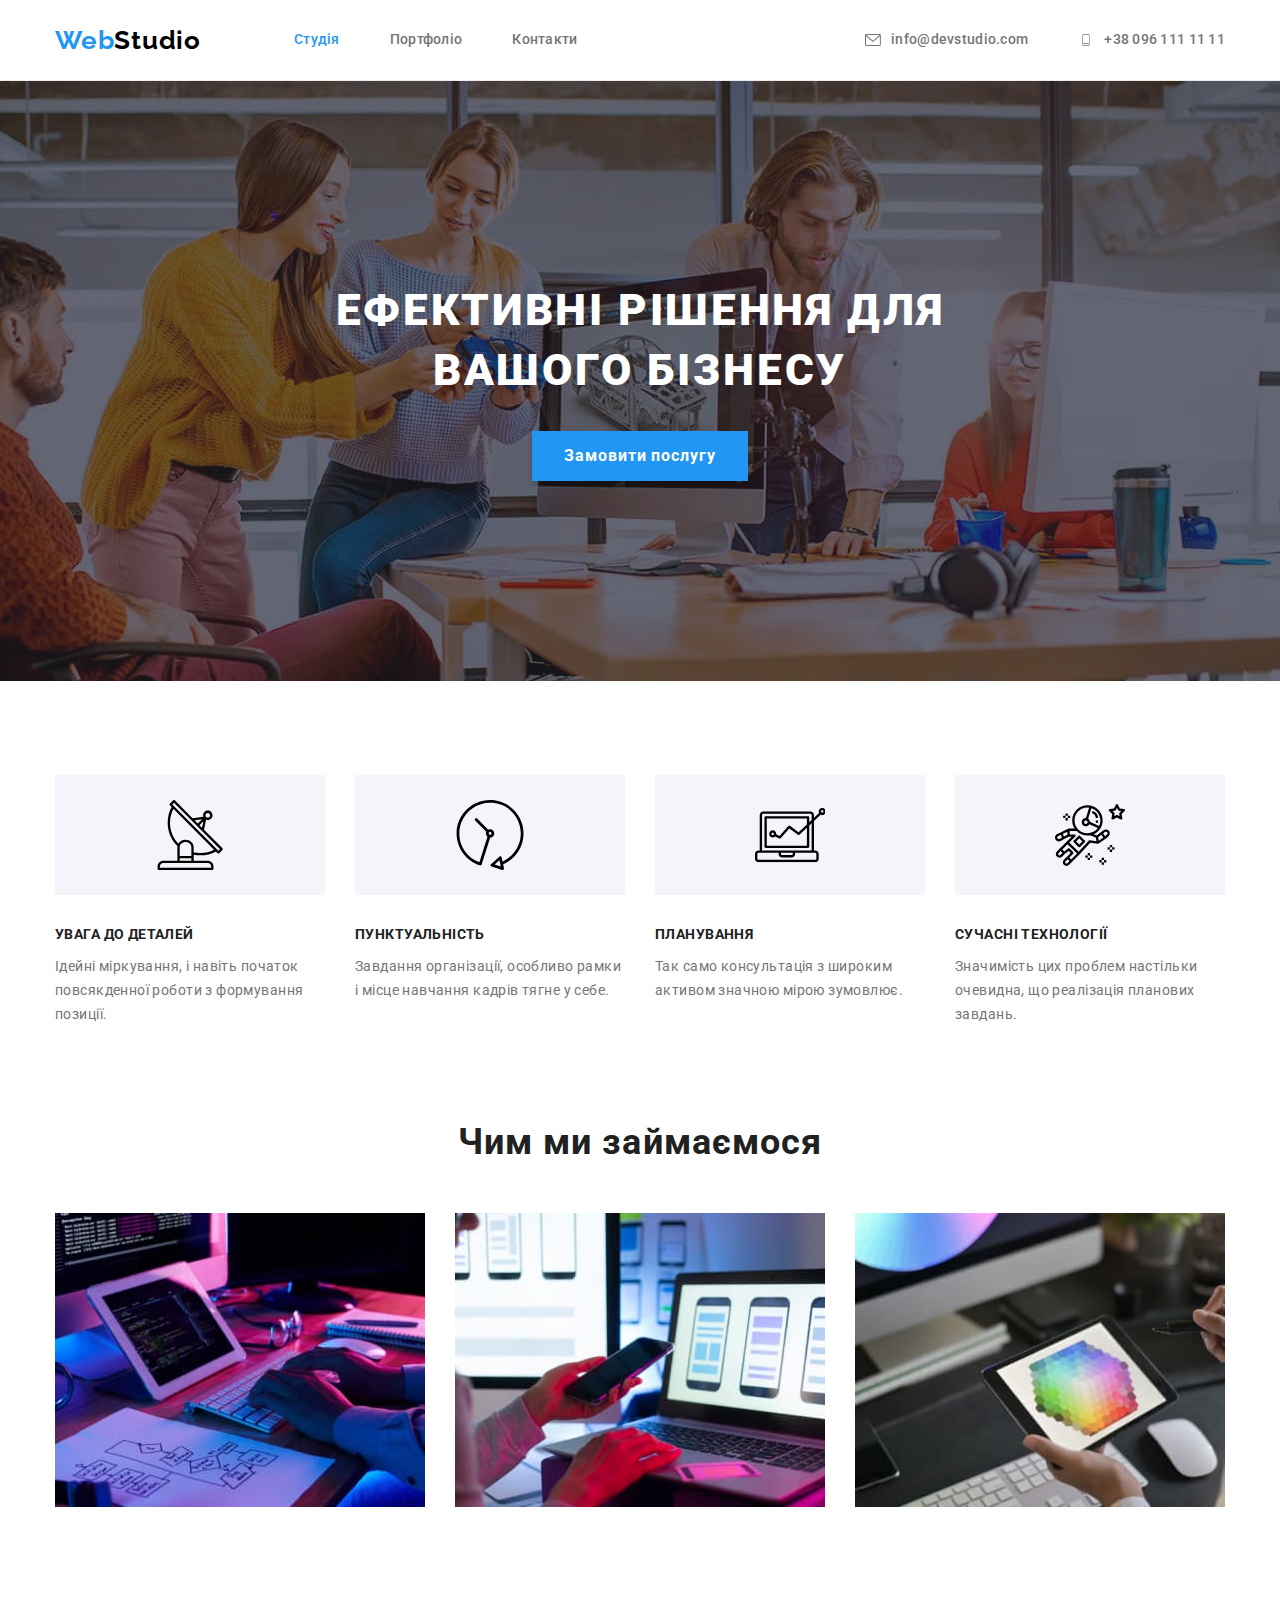
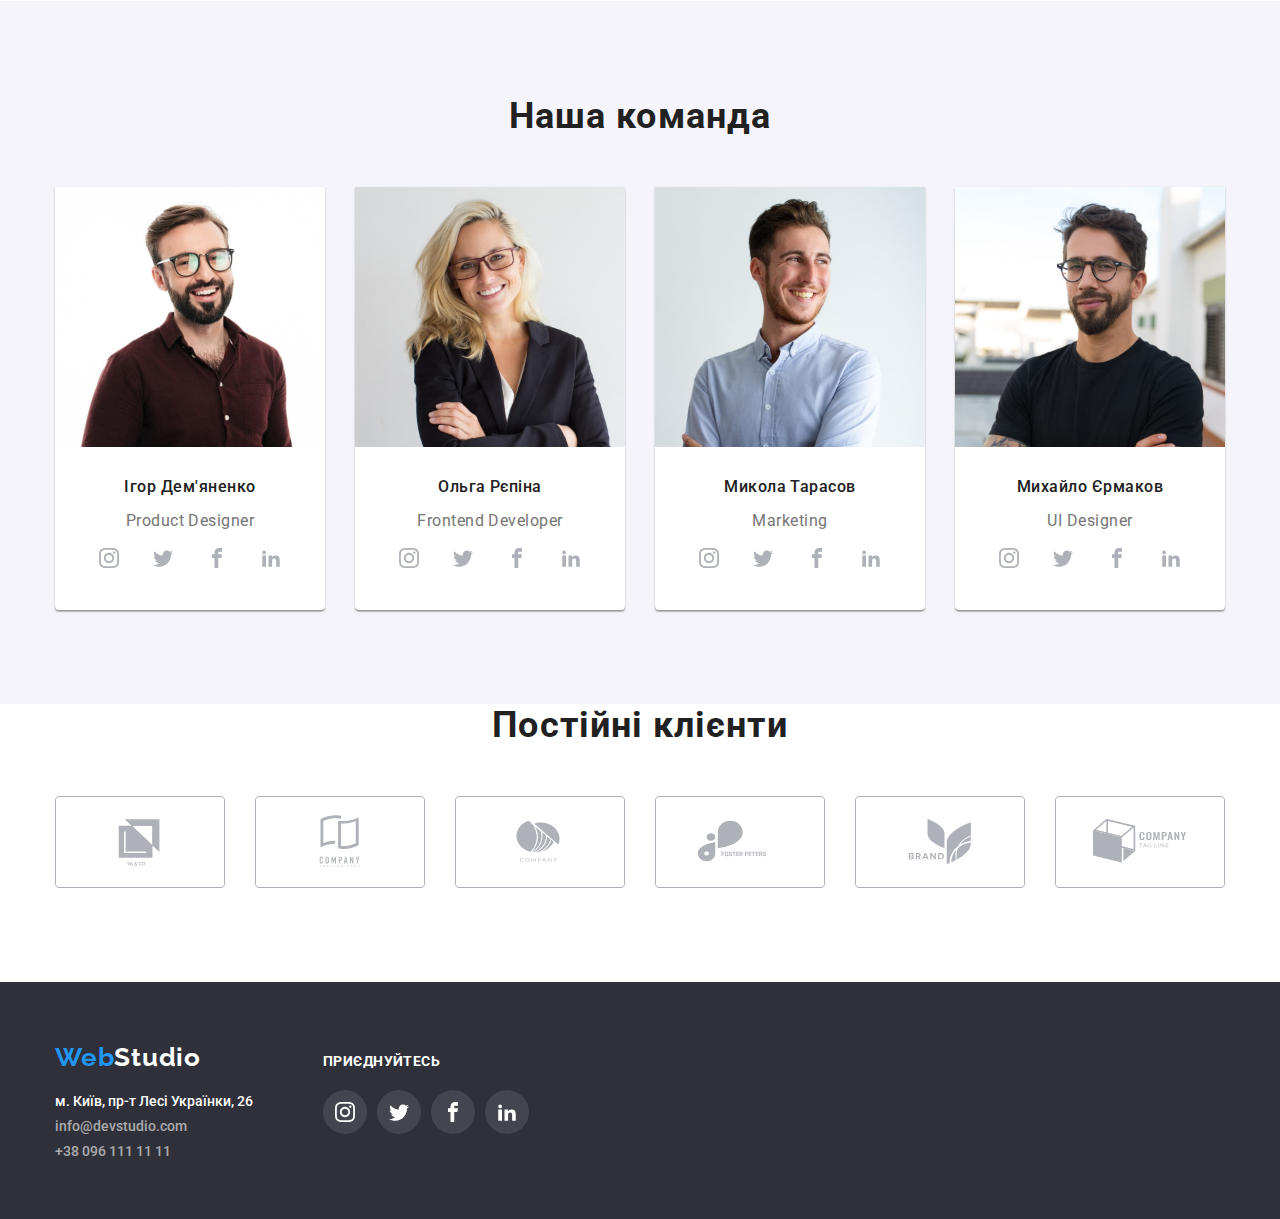
<file: index.html>
<!DOCTYPE html>
<html lang="uk">
<head>
    <meta charset="UTF-8">
    <meta http-equiv="X-UA-Compatible" content="IE=edge">
    <meta name="viewport" content="width=device-width, initial-scale=1.0">
    <title>WebStudio</title>
    <link href="https://fonts.googleapis.com/css2?family=Raleway:wght@700&family=Roboto:wght@400;500;700;900&display=swap" rel="stylesheet">
    <link rel="stylesheet" href="https://cdnjs.cloudflare.com/ajax/libs/modern-normalize/1.1.0/modern-normalize.min.css">
    <link rel="stylesheet" href="./css/styles.css">
</head>
<body>
    <!-- ========== HEADER ========== -->
    <header class="header-container">
        <div class="container container-header">
            <nav class="main-nav">
                <a lang="en" href="./index.html" class="webstudio"><span class="web-color">Web</span>Studio</a>
                <ul class="site-nav list">
                    <li class="item"><a href="./index.html" class="link current">Студія</a></li>
                    <li class="item"><a href="./portfolio.html" class="link">Портфоліо</a></li>
                    <li class="item"><a href="" class="link">Контакти</a></li>
                </ul>
            </nav>
            <ul class="auth-nav list">
                <li class="item"><a href="mailto:info@devstudio.com" class="link main-nav header-icon">
                        <svg viewBox="0 0 43 32" width="16" height="12" class="header--icon">
                            <use href="./images/icons.svg#icon-envelope"></use>
                        </svg>
                        info@devstudio.com</a></li>
                <li class="item"><a href="tel:+380961111111" class="link main-nav header-icon">
                        <svg viewBox="0 0 20 32" width="16" height="12" class="header--icon">
                            <use href="./images/icons.svg#icon-phone"></use>
                        </svg>
                        +38 096 111 11 11</a></li>
            </ul>
        </div>
    </header>
    <main>
        <!-- ========== Hero Section ========== -->
        <section class="hero centered overlay">
            <h1 class="hero-text">Ефективні рішення для вашого бізнесу</h1>
            <button type="button" class="hero-button">Замовити послугу</button>
        </section>
        <!-- ========== Section Activity ========== -->
        <section class="section no-padding">
            <div class="container">
            <ul class="list activity">
                <li class="activity-item">
                    <div>
                        <svg viewBox="0 0 30 32" width="70" height="70" class="icon-activity">
                            <use href="./images/icons.svg#icon-activity-1"></use>
                        </svg>
                    <h3 class="activity-title">Увага до деталей</h3>
                    <p class="activity-text">Ідейні міркування, і навіть початок повсякденної роботи з формування позиції.</p>
                    </div>
                </li>
                <li class="activity-item">
                    <div>
                        <svg viewBox="0 0 31 32" width="70" height="70" class="icon-activity">
                            <use href="./images/icons.svg#icon-activity-2"></use>
                        </svg>
                    <h3 class="activity-title">Пунктуальність</h3>
                    <p class="activity-text">Завдання організації, особливо рамки і місце навчання кадрів тягне у себе.</p>
                    </div>
                </li>
                <li class="activity-item">
                    <div>
                        <svg viewBox="0 0 41 32" width="70" height="70" class="icon-activity">
                            <use href="./images/icons.svg#icon-activity-3"></use>
                        </svg>
                    <h3 class="activity-title">Планування</h3>
                    <p class="activity-text">Так само консультація з широким активом значною мірою зумовлює.</p>
                    </div>
                </li>
                <li class="activity-item">
                    <div>
                        <svg viewBox="0 0 32 32" width="70" height="70" class="icon-activity">
                            <use href="./images/icons.svg#icon-astronaut-1"></use>
                        </svg>
                    <h3 class="activity-title">Сучасні технології</h3>
                    <p class="activity-text">Значимість цих проблем настільки очевидна, що реалізація планових завдань.</p>
                    </div>
                </li>
            </ul>
            </div>
        </section>
        <!-- ========== Section What are we doing? ========== -->
        <section class="section-activity">
            <div class="container">
            <h2 class="team-case centered">Чим ми займаємося</h2>
            <ul class="list activity">
                <li class="team-case-item"><img src="./images/img1.jpg" alt="Програмуємо" width="370"></li>
                <li class="team-case-item"><img src="./images/img2.jpg" alt="Адаптивна мобільна верстка" width="370"></li>
                <li class="team-case-item"><img src="./images/img3.jpg" alt="Адаптивна верстка на планшеті" width="370"></li>
            </ul>
            </div>
        </section>
        <!-- ========== Section Our Team ========== -->
        <section class="section team-bg">
            <div class="container">
            <h2 class="team-case centered">Наша команда</h2>
            <ul class="list activity">
                <li class="bg-team">
                    <img src="./images/img-team1.jpg" alt="Ігор Дем'яненко" width="270">
                    <div class="team-p">
                    <h3 class="team">Ігор Дем'яненко</h3>
                    <p lang="en" class="text">Product Designer</p>
                    <ul class="list icon-container">
                        <li class="icon-list">
                            <a href="https://www.instagram.com/" target="_blank" rel="noreferrer noopener" class="icon-social-list">
                            <svg viewBox="0 0 32 32" width="20" height="20" class="icon-social">
                                <use href="./images/icons.svg#icon-instagram"></use>
                            </svg>
                            </a>
                        </li>
                        <li class="icon-list">
                            <a href="https://twitter.com/" target="_blank" rel="noreferrer noopener" class="icon-social-list">
                                <svg viewBox="0 0 32 32" width="20" height="20" class="icon-social">
                                    <use href="./images/icons.svg#icon-twitter"></use>
                                </svg>
                            </a>
                        </li>
                        <li class="icon-list">
                            <a href="https://facebook.com/" target="_blank" rel="noreferrer noopener" class="icon-social-list">
                                <svg viewBox="0 0 32 32" width="20" height="20" class="icon-social">
                                    <use href="./images/icons.svg#icon-facebook"></use>
                                </svg>
                            </a>
                        </li>
                        <li class="icon-list">
                            <a href="https://www.linkedin.com/" target="_blank" rel="noreferrer noopener" class="icon-social-list">
                                <svg viewBox="0 0 32 32" width="20" height="20" class="icon-social">
                                    <use href="./images/icons.svg#icon-linkedin"></use>
                                </svg>
                            </a>
                        </li>
                    </ul>
                    </div>
                </li>
                <li class="bg-team">
                    <img src="./images/img-team2.jpg" alt="Ольга Рєпіна" width="270">
                    <div class="team-p">
                    <h3 class="team">Ольга Рєпіна</h3>
                    <p lang="en" class="text">Frontend Developer</p>
                    <ul class="list icon-container">
                        <li class="icon-list">
                            <a href="https://www.instagram.com/" target="_blank" rel="noreferrer noopener" class="icon-social-list">
                                <svg viewBox="0 0 32 32" width="20" height="20" class="icon-social">
                                    <use href="./images/icons.svg#icon-instagram"></use>
                                </svg>
                            </a>
                        </li>
                        <li class="icon-list">
                            <a href="https://twitter.com/" target="_blank" rel="noreferrer noopener" class="icon-social-list">
                                <svg viewBox="0 0 32 32" width="20" height="20" class="icon-social">
                                    <use href="./images/icons.svg#icon-twitter"></use>
                                </svg>
                            </a>
                        </li>
                        <li class="icon-list">
                            <a href="https://facebook.com/" target="_blank" rel="noreferrer noopener" class="icon-social-list">
                                <svg viewBox="0 0 32 32" width="20" height="20" class="icon-social">
                                    <use href="./images/icons.svg#icon-facebook"></use>
                                </svg>
                            </a>
                        </li>
                        <li class="icon-list">
                            <a href="https://www.linkedin.com/" target="_blank" rel="noreferrer noopener" class="icon-social-list">
                                <svg viewBox="0 0 32 32" width="20" height="20" class="icon-social">
                                    <use href="./images/icons.svg#icon-linkedin"></use>
                                </svg>
                            </a>
                        </li>
                    </ul>
                    </div>
                </li>
                <li class="bg-team">
                    <img src="./images/img-team3.jpg" alt="Микола Тарасов" width="270">
                    <div class="team-p">
                    <h3 class="team">Микола Тарасов</h3>
                    <p lang="en" class="text">Marketing</p>
                    <ul class="list icon-container">
                        <li class="icon-list">
                            <a href="https://www.instagram.com/" target="_blank" rel="noreferrer noopener" class="icon-social-list">
                                <svg viewBox="0 0 32 32" width="20" height="20" class="icon-social">
                                    <use href="./images/icons.svg#icon-instagram"></use>
                                </svg>
                            </a>
                        </li>
                        <li class="icon-list">
                            <a href="https://twitter.com/" target="_blank" rel="noreferrer noopener" class="icon-social-list">
                                <svg viewBox="0 0 32 32" width="20" height="20" class="icon-social">
                                    <use href="./images/icons.svg#icon-twitter"></use>
                                </svg>
                            </a>
                        </li>
                        <li class="icon-list">
                            <a href="https://facebook.com/" target="_blank" rel="noreferrer noopener" class="icon-social-list">
                                <svg viewBox="0 0 32 32" width="20" height="20" class="icon-social">
                                    <use href="./images/icons.svg#icon-facebook"></use>
                                </svg>
                            </a>
                        </li>
                        <li class="icon-list">
                            <a href="https://www.linkedin.com/" target="_blank" rel="noreferrer noopener" class="icon-social-list">
                                <svg viewBox="0 0 32 32" width="20" height="20" class="icon-social">
                                    <use href="./images/icons.svg#icon-linkedin"></use>
                                </svg>
                            </a>
                        </li>
                    </ul>
                    </div>
                </li>
                <li class="bg-team activity-title-nomarginr">
                    <img src="./images/img-team4.jpg" alt="Михайло Єрмаков" width="270">
                    <div class="team-p">
                    <h3 class="team">Михайло Єрмаков</h3>
                    <p lang="en" class="text">UI Designer</p>
                    <ul class="list icon-container">
                        <li class="icon-list">
                            <a href="https://www.instagram.com/" target="_blank" rel="noreferrer noopener" class="icon-social-list">
                                <svg viewBox="0 0 32 32" width="20" height="20" class="icon-social">
                                    <use href="./images/icons.svg#icon-instagram"></use>
                                </svg>
                            </a>
                        </li>
                        <li class="icon-list">
                            <a href="https://twitter.com/" target="_blank" rel="noreferrer noopener" class="icon-social-list">
                                <svg viewBox="0 0 32 32" width="20" height="20" class="icon-social">
                                    <use href="./images/icons.svg#icon-twitter"></use>
                                </svg>
                            </a>
                        </li>
                        <li class="icon-list">
                            <a href="https://facebook.com/" target="_blank" rel="noreferrer noopener" class="icon-social-list">
                                <svg viewBox="0 0 32 32" width="20" height="20" class="icon-social">
                                    <use href="./images/icons.svg#icon-facebook"></use>
                                </svg>
                            </a>
                        </li>
                        <li class="icon-list">
                            <a href="https://www.linkedin.com/" target="_blank" rel="noreferrer noopener" class="icon-social-list">
                                <svg viewBox="0 0 32 32" width="20" height="20" class="icon-social">
                                    <use href="./images/icons.svg#icon-linkedin"></use>
                                </svg>
                            </a>
                        </li>
                    </ul>
                    </div>
                </li>
            </ul>
            </div>
        </section>
        <!-- ========== Section Regular customers ========== -->
        <section class="section-activity">
            <div class="container">
                <h2 class="team-case centered">Постійні клієнти</h2>
                <ul class="list activity">
                    <li class="icon-customers icon-list">
                        <a href="./index.html" target="_blank" rel="noreferrer noopener" class="icon-customers-a">
                        <svg viewBox="0 0 57 32" width="106" height="60" class="icon-social">
                                <use href="./images/icons.svg#icon-logo-1"></use>
                        </svg>
                        </a>
                    </li>
                    <li class="icon-customers icon-list">
                        <a href="./index.html" target="_blank" rel="noreferrer noopener" class="icon-customers-a">
                            <svg viewBox="0 0 57 32" width="106" height="60" class="icon-social">
                                <use href="./images/icons.svg#icon-logo-2"></use>
                            </svg>
                        </a>
                    </li>
                    <li class="icon-customers icon-list">
                        <a href="./index.html" target="_blank" rel="noreferrer noopener" class="icon-customers-a">
                            <svg viewBox="0 0 57 32" width="106" height="60" class="icon-social">
                                <use href="./images/icons.svg#icon-logo-3"></use>
                            </svg>
                        </a>
                    </li>
                    <li class="icon-customers icon-list">
                        <a href="./index.html" target="_blank" rel="noreferrer noopener" class="icon-customers-a">
                            <svg viewBox="0 0 57 32" width="106" height="60" class="icon-social">
                                <use href="./images/icons.svg#icon-logo-4"></use>
                            </svg>
                        </a>
                    </li>
                    <li class="icon-customers icon-list">
                        <a href="./index.html" target="_blank" rel="noreferrer noopener" class="icon-customers-a">
                            <svg viewBox="0 0 57 32" width="106" height="60" class="icon-social">
                                <use href="./images/icons.svg#icon-logo-5"></use>
                            </svg>
                        </a>
                    </li>
                    <li class="icon-customers icon-list">
                        <a href="./index.html" target="_blank" rel="noreferrer noopener" class="icon-customers-a">
                            <svg viewBox="0 0 57 32" width="106" height="60" class="icon-social">
                                <use href="./images/icons.svg#icon-logo-6"></use>
                            </svg>
                        </a>
                    </li>
                </ul>
            </div>
        </section>
    </main>
    <!-- ========== Footer ========== -->
    <footer class="footer">
        <div class="container footer-icon">
            <div class="footer-div">
            <a href="./index.html" lang="en" class="webstudio-footer"><span class="web-color">Web</span><span
                    class="footer-white">Studio</span></a>
            <address class="addrses">
                <ul class="list">
                    <li class="footer-list-a"><a href="https://goo.gl/maps/7gZieauw5EvDryMb9" target="_blank"
                            rel="noreferrer noopener" class="white footer-link">
                            м. Київ, пр-т Лесі Українки, 26
                        </a></li>
                    <li class="footer-list"><a href="mailto:info@devstudio.com" class="footer-link">info@devstudio.com</a>
                    </li>
                    <li class="footer-list"><a href="tel:+380961111111" class="footer-link">+38 096 111 11 11</a></li>
                </ul>
            </address>
        </div>
        <div>
            <p class="footer-title">приєднуйтесь</p>
            <ul class="list icon-container">
                <li class="icon-list">
                    <a href="https://www.instagram.com/" target="_blank" rel="noreferrer noopener" class="icon-social-list footer-icon-social-list">
                        <svg width="20" height="20" class="icon-social">
                            <use href="./images/icons.svg#icon-instagram"></use>
                        </svg>
                    </a>
                </li>
                <li class="icon-list">
                    <a href="https://twitter.com/" target="_blank" rel="noreferrer noopener" class="icon-social-list footer-icon-social-list">
                        <svg width="20" height="20" class="icon-social">
                            <use href="./images/icons.svg#icon-twitter"></use>
                        </svg>
                    </a>
                </li>
                <li class="icon-list">
                    <a href="https://facebook.com/" target="_blank" rel="noreferrer noopener" class="icon-social-list footer-icon-social-list">
                        <svg width="20" height="20" class="icon-social">
                            <use href="./images/icons.svg#icon-facebook"></use>
                        </svg>
                    </a>
                </li>
                <li class="icon-list">
                    <a href="https://www.linkedin.com/" target="_blank" rel="noreferrer noopener" class="icon-social-list footer-icon-social-list">
                        <svg width="20" height="20" class="icon-social">
                            <use href="./images/icons.svg#icon-linkedin"></use>
                        </svg>
                    </a>
                </li>
            </ul>
        </div>
        </div>
    </footer>
</body>
</html>
</file>
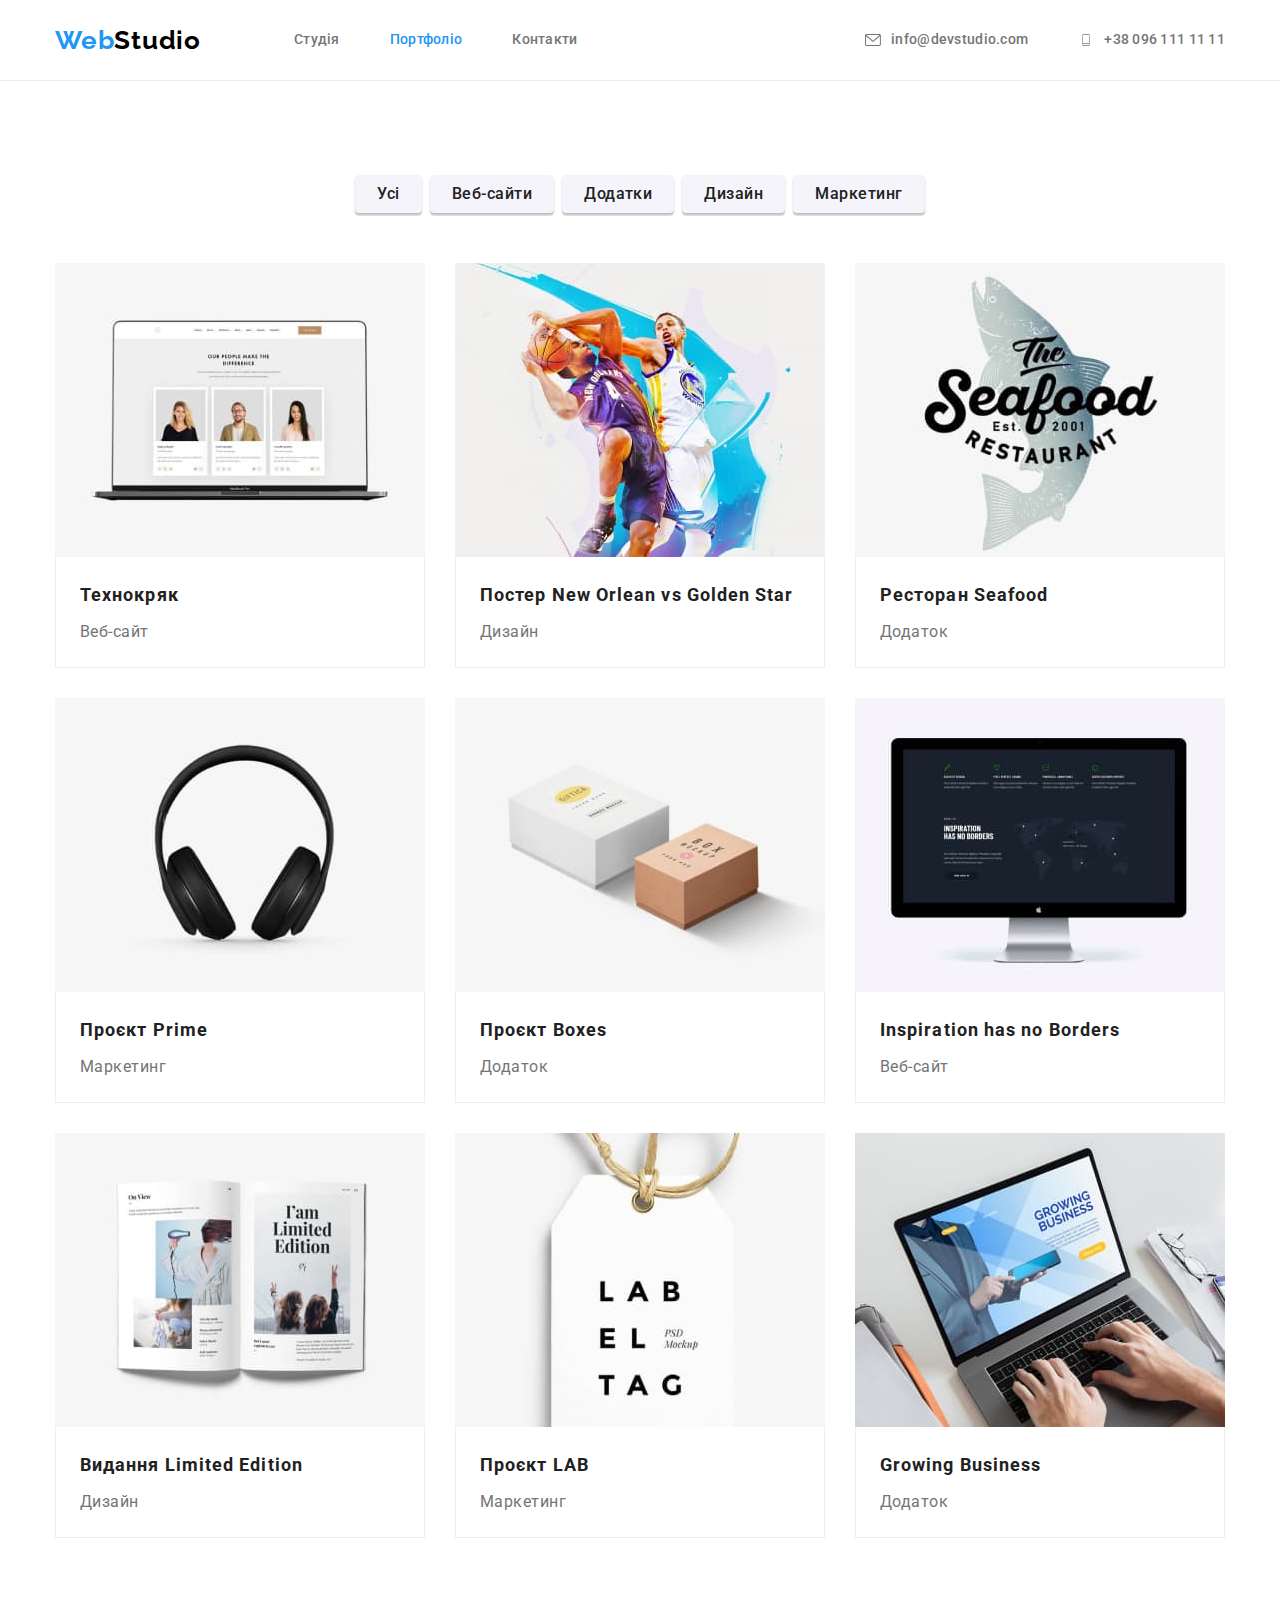
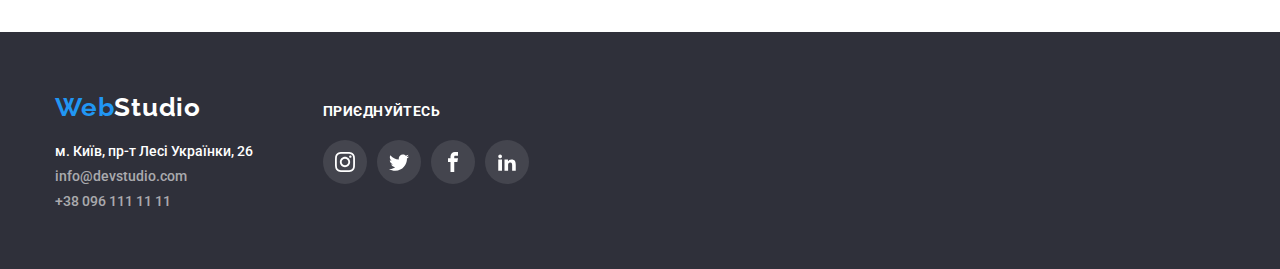
<file: portfolio.html>
<!DOCTYPE html>
<html lang="uk">
<head>
    <meta charset="UTF-8">
    <meta http-equiv="X-UA-Compatible" content="IE=edge">
    <meta name="viewport" content="width=device-width, initial-scale=1.0">
    <title>Portfolio</title>
    <link href="https://fonts.googleapis.com/css2?family=Raleway:wght@700&family=Roboto:wght@400;500;700;900&display=swap" rel="stylesheet">
    <link rel="stylesheet" href="https://cdnjs.cloudflare.com/ajax/libs/modern-normalize/1.1.0/modern-normalize.min.css">
    <link rel="stylesheet" href="./css/styles.css">
</head>
<body>
    <!-- ========== HEADER ========== -->
    <header class="header-container">
        <div class="container container-header">
            <nav class="main-nav">
                <a lang="en" href="./index.html" class="webstudio"><span class="web-color">Web</span>Studio</a>
                <ul class="site-nav list">
                    <li class="item"><a href="./index.html" class="link">Студія</a></li>
                    <li class="item"><a href="./portfolio.html" class="link current">Портфоліо</a></li>
                    <li class="item"><a href="" class="link">Контакти</a></li>
                </ul>
            </nav>
            <ul class="auth-nav list">
                <li class="item"><a href="mailto:info@devstudio.com" class="link main-nav header-icon">
                        <svg viewBox="0 0 43 32" width="16" height="12" class="header--icon">
                            <use href="./images/icons.svg#icon-envelope"></use>
                        </svg>
                        info@devstudio.com</a></li>
                <li class="item"><a href="tel:+380961111111" class="link main-nav header-icon">
                        <svg viewBox="0 0 20 32" width="16" height="12" class="header--icon">
                            <use href="./images/icons.svg#icon-phone"></use>
                        </svg>
                        +38 096 111 11 11</a></li>
            </ul>
        </div>
    </header>
    <main>
        <!-- ========== Portfolio Main Section ========== -->
        <section class="section">
            <h1 class="visually-hidden">Portfolio</h1>
            <div class="container">
        <ul class="list-style portfolio-list">
            <li><button type="button" class="button portfolio-button">Усі</button></li>
            <li><button type="button" class="button portfolio-button">Веб-сайти</button></li>
            <li><button type="button" class="button portfolio-button">Додатки</button></li>
            <li><button type="button" class="button portfolio-button">Дизайн</button></li>
            <li><button type="button" class="button portfolio-button">Маркетинг</button></li>
        </ul>
        <ul class="list activity">
            <li class="portfolio-item">
                <a href="./index.html" class="portfolio-item">
                <img src="./images/img-portfolio-1.jpg" alt="Технокряк" width="370">
                <div class="portfolio-title">
                <h2 class="title">Технокряк</h2>
                <p class="text">Веб-сайт</p>
                </div>
                </a>
            </li>
            <li class="portfolio-item">
                <a href="./index.html" class="portfolio-item">
                <img src="./images/img-portfolio-2.jpg" alt="Постер New Orlean vs Golden Star" width="370">
                <div class="portfolio-title">
                <h2 class="title">Постер New Orlean vs Golden Star</h2>
                <p class="text">Дизайн</p>
                </div>
                </a>
            </li>
            <li class="portfolio-item">
                <a href="./index.html" class="portfolio-item">
                <img src="./images/img-portfolio-3.jpg" alt="Ресторан Seafood" width="370">
                <div class="portfolio-title">
                <h2 class="title">Ресторан Seafood</h2>
                <p class="text">Додаток</p>
                </div>
                </a>
            </li>
            <li class="portfolio-item">
                <a href="./index.html" class="portfolio-item">
                <img src="./images/img-portfolio-4.jpg" alt="Проєкт Prime" width="370">
                <div class="portfolio-title">
                <h2 class="title">Проєкт Prime</h2>
                <p class="text">Маркетинг</p>
                </div>
                </a>
            </li>
            <li class="portfolio-item">
                <a href="./index.html" class="portfolio-item">
                <img src="./images/img-portfolio-5.jpg" alt="Проєкт Boxes" width="370">
                <div class="portfolio-title">
                <h2 class="title">Проєкт Boxes</h2>
                <p class="text">Додаток</p>
                </div>
                </a>
            </li>
            <li class="portfolio-item">
                <a href="./index.html" class="portfolio-item">
                <img src="./images/img-portfolio-6.jpg" alt="Inspiration has no Borders" width="370">
                <div class="portfolio-title">
                <h2 class="title">Inspiration has no Borders</h2>
                <p class="text">Веб-сайт</p>
                </div>
                </a>
            </li>
            <li class="portfolio-item">
                <a href="./index.html" class="portfolio-item">
                <img src="./images/img-portfolio-7.jpg" alt="Видання Limited Edition" width="370">
                <div class="portfolio-title">
                <h2 class="title">Видання Limited Edition</h2>
                <p class="text">Дизайн</p>
                </div>
                </a>
            </li>
            <li class="portfolio-item">
                <a href="./index.html" class="portfolio-item">
                <img src="./images/img-portfolio-8.jpg" alt="Проєкт LAB" width="370">
                <div class="portfolio-title">
                <h2 class="title">Проєкт LAB</h2>
                <p class="text">Маркетинг</p>
                </div>
                </a>
            </li>
            <li class="portfolio-item">
                <a href="./index.html" class="portfolio-item">
                <img src="./images/img-portfolio-9.jpg" alt="Growing Business" width="370">
                <div class="portfolio-title">
                <h2 class="title">Growing Business</h2>
                <p class="text">Додаток</p>
                </div>
                </a>
            </li>
        </ul>
        </div>
        </section>
    </main>
    <!-- ========== Footer ========== -->
    <footer class="footer">
        <div class="container footer-icon">
            <div class="footer-div">
                <a href="./index.html" lang="en" class="webstudio-footer"><span class="web-color">Web</span><span
                        class="footer-white">Studio</span></a>
                <address class="addrses">
                    <ul class="list">
                        <li class="footer-list-a"><a href="https://goo.gl/maps/7gZieauw5EvDryMb9" target="_blank"
                                rel="noreferrer noopener" class="white footer-link">
                                м. Київ, пр-т Лесі Українки, 26
                            </a></li>
                        <li class="footer-list"><a href="mailto:info@devstudio.com"
                                class="footer-link">info@devstudio.com</a>
                        </li>
                        <li class="footer-list"><a href="tel:+380961111111" class="footer-link">+38 096 111 11 11</a></li>
                    </ul>
                </address>
            </div>
            <div>
                <p class="footer-title">приєднуйтесь</p>
                <ul class="list icon-container">
                    <li class="icon-list">
                        <a href="https://www.instagram.com/" target="_blank" rel="noreferrer noopener"
                            class="icon-social-list footer-icon-social-list">
                            <svg width="20" height="20" class="icon-social">
                                <use href="./images/icons.svg#icon-instagram"></use>
                            </svg>
                        </a>
                    </li>
                    <li class="icon-list">
                        <a href="https://twitter.com/" target="_blank" rel="noreferrer noopener"
                            class="icon-social-list footer-icon-social-list">
                            <svg width="20" height="20" class="icon-social">
                                <use href="./images/icons.svg#icon-twitter"></use>
                            </svg>
                        </a>
                    </li>
                    <li class="icon-list">
                        <a href="https://facebook.com/" target="_blank" rel="noreferrer noopener"
                            class="icon-social-list footer-icon-social-list">
                            <svg width="20" height="20" class="icon-social">
                                <use href="./images/icons.svg#icon-facebook"></use>
                            </svg>
                        </a>
                    </li>
                    <li class="icon-list">
                        <a href="https://www.linkedin.com/" target="_blank" rel="noreferrer noopener"
                            class="icon-social-list footer-icon-social-list">
                            <svg width="20" height="20" class="icon-social">
                                <use href="./images/icons.svg#icon-linkedin"></use>
                            </svg>
                        </a>
                    </li>
                </ul>
            </div>
        </div>
    </footer>
</body>
</html>
</file>
<file: css/styles.css>
:root {
    --link-color: #2196F3;
    --webstudio-color: #000000;
    --color-text-primary: #212121;
    --color-text-secondary: #FFFFFF;
    --color-button: #F5F4FA;
    --hero-button-hover: #188ce8;
    --color-btn-shadow: #eeeeee;
    --text: #757575;
    --footer-color: #2F303A;
    --webstudio-border: #ECECEC;
    --color-customers: #F5F5F5;
    --color-social: #AFB1B8;
}

body {
    height: 100%;
    color: var(--color-text-primary);
    font-family: 'Roboto', sans-serif;
    font-weight: 500;
    background: var(--color-text-secondary);
}

img {
    display: block;
}

p,
h1,
h2,
h3,
h4,
h5,
h6 {
    margin: 0;
}

ul {
    margin: 0;
    padding: 0;
}

.list {
    padding: 0;
    margin: 0;

    list-style: none;
    font-size: 14px;
}

.container {
    width: 1200px;
    margin-left: auto;
    margin-right: auto;    
    padding-left: 15px;
    padding-right: 15px;
}

/* header - logo and site-nav */

.header-container {
    display: flex;
    align-items: center;
    border-bottom: 1px solid var(--webstudio-border);
}

.container-header {
    display: flex;
}

.main-nav {
    display: flex;
    align-items: center;
}

.link {
    text-decoration: none;
    color: var(--color-text-primary);
    font-weight: 500;
    font-size: 14px;
    line-height: 1.14;
    letter-spacing: 0.02em;
}

.link:hover,
.link:focus,
.link.current {
    color: var(--link-color);
}

.site-nav {
    list-style: none;
    display: flex;
    margin-left: 93px;
}

.site-nav .item:not(last-child) {
    margin-right: 50px;
}

.site-nav .link {
    display: block;
    padding-top: 32px;
    padding-bottom: 32px;
}

.auth-nav {
    display: flex;
    align-items: center;

    margin-left: auto;
}

.auth-nav .item+.item {
    margin-left: 50px;
}

.auth-nav .list {
    padding-top: 32px;
    padding-bottom: 32px;

}

.list .link {
    color: var(--text);
}

.list .link:hover,
.list .link:focus,
.list .link.current {
    color: var(--link-color);
}

.web-color {
    color: var(--link-color);
}

.webstudio {
    display: inline-block;
    font-family: 'Raleway', sans-serif;
    font-weight: 700;
    font-size: 26px;
    line-height: 1.19;
    letter-spacing: 0.03em;
    color: var(--webstudio-color);
    text-decoration: none;
}

.centered {
    text-align: center;
}

.header-icon {
    fill: var(--text);
}

.header-icon:hover,
.header-icon:focus {
    fill: var(--link-color);
}

.header--icon {
    margin-right: 10px;
/*     fill: var(--color-text-secondary); */
    /* fill: var(--text); */
}

/* .header--icon:hover,
.header--icon:focus {
    fill: var(--link-color);
} */

/* section */

.section {
    padding-top: 94px;
    padding-bottom: 94px;
}

.section-activity {
    padding-bottom: 94px;
}

.hero {
    text-align: center;
    padding: 200px 0;
        
    background: var(--footer-color);
    color: var(--color-text-secondary);
}

.hero-text {
    margin-left: auto;
    margin-right: auto;
    margin-bottom: 30px; 
    max-width: 696px;

    font-size: 44px;
    line-height: 1.36;
    font-weight: 900;
    letter-spacing: 0.06em;
    text-transform: uppercase;
}

.hero-button {
    text-align: center;
    text-decoration: none;
    padding: 10px 32px;

    color: var(--color-text-secondary);
    font-family: 'Roboto', sans-serif;
    font-weight: 700;
    font-size: 16px;
    line-height: 1.88;
    letter-spacing: 0.06em;
    box-shadow: 0px 4px 4px rgba(0, 0, 0, 0.15); 
    border: none;
    cursor: pointer;
    background-color: var(--link-color);
}

.hero-button:hover,
.hero-button:focus {
    background: var(--hero-button-hover);
}

/* Img Overlay */

.overlay {
    height: 600px;
    max-width: 1600px;
    margin-left: auto;
    margin-right: auto;
    background-size: cover;
    background-repeat: no-repeat;
    background-position: center;
    background-image: linear-gradient(rgba(47, 48, 58, 0.4),
            rgba(47, 48, 58, 0.4)), url(../images/img.jpg);
}

.activity {
    display: flex;
    flex-wrap: wrap;
    gap: 30px;
}

.activity-item {
    flex-basis: calc((100% - 3 * 30px) / 4);
}

/* .activity-item::before {
    display: block;
    content: "";
    height: 120px;
    background-size: contain;
    background-repeat: no-repeat;
    background-position: center;
} */

.icon-activity {
    display: flex;
    align-items: center;
    justify-content: center;

    background: var(--color-button);
    margin-bottom: 30px;
    padding: 25px 100px;
    width: 270px;
    height: 120px;
}

.icon-social-list {
    display: flex;
    align-items: center;
    justify-content: center;
    fill: var(--color-social);

    width: 44px;
    height: 44px;
    border-radius: 50%;
    background-color: rgba(255, 255, 255, 0.1);
}

.icon-social-list:hover,
.icon-social-list:focus {
    fill: var(--color-text-secondary);
    background-color: var(--link-color);
    border-radius: 50%;
}

.icon-customers:hover,
.icon-customers:focus {
    fill: var(--link-color);
    border: 1px solid var(--link-color);
    border-radius: 4px;
}

.icon-customers.icon-social:hover,
.icon-customers.icon-social:focus {
    fill: var(--link-color);
}

.icon-customers.icon-social {
    display: flex;
    align-items: center;
    justify-content: center;
}

.icon-customers {
    width: 170px;
    height: 92px;
    flex-basis: calc((100% - 5 * 30px) / 6);
    border: 1px solid var(--color-social);
    border-radius: 4px;
}

.icon-customers-a {
    width: 100%;
    height: 100%;
    display: flex;
    align-items: center;
    justify-content: center;
    fill: var(--color-social);
}

.icon-customers-a:hover,
.icon-customers-a:focus {
    fill: var(--link-color);
}

.activity-title {
    margin-bottom: 10px;
    font-weight: 700;
    font-size: 14px; 
    line-height: 1.42;
    letter-spacing: 0.03em;
    text-transform: uppercase;
    color: var(--color-text-primary);
}

.activity-text {
    font-weight: 400;
    font-size: 14px;
    line-height: 1.71;
    letter-spacing: 0.03em;
    color: var(--text);
}

.team-case-item {
    padding-top: 0;
}

/* team */

.team-bg {
    background: var(--color-button)
}

.bg-team {
    text-align: center;
    flex-basis: calc((100% - 3 * 30px) / 4);

    background: var(--color-text-secondary);
    box-shadow: 0px 1px 3px rgba(0, 0, 0, 0.12), 0px 1px 1px rgba(0, 0, 0, 0.14), 0px 2px 1px rgba(0, 0, 0, 0.2);
    border-radius: 0px 0px 4px 4px;
}

.team-case {
    margin-bottom: 50px;

    font-weight: 700;
    font-size: 36px;
    line-height: 1.17;
    letter-spacing: 0.03em;
    color: var(--color-text-primary);
}

.team {
    margin-bottom: 10px;
    font-weight: 500;
    font-size: 16px;
    line-height: 1.19;
    letter-spacing: 0.03em;
    color: var(--color-text-primary);
}

.team-p {
    padding-top: 30px;
    padding-bottom: 30px;
}

.icon-container {
    display: flex;
    justify-content: center;
    gap: 10px;
    /* fill: var(--color-text-secondary); */
}

/* portfolio-button */

.portfolio-button {
    justify-content: center;
    box-shadow: 0px 3px 1px rgba(0, 0, 0, 0.1),
    0px 1px 2px rgba(0, 0, 0, 0.08),
    0px 2px 2px rgba(0, 0, 0, 0.12);
    border-radius: 4px;
    border: none;
}

.visually-hidden {
    position: absolute;
    white-space: nowrap;
    width: 1px;
    height: 1px;
    overflow: hidden;
    border: 0;
    padding: 0;
    clip: rect(0 0 0 0);
    clip-path: inset(50%);
    margin: -1px;
}

.list-style {
    list-style-type: none;
}

.portfolio-list {
    display: flex;
    justify-content: center;
    flex-wrap: wrap;
    margin-bottom: 50px;
    gap: 8px;
}

.button {
    padding: 6px 22px;
    text-align: center;
    
    cursor: pointer;
    text-decoration: none;
    font-family: 'Roboto', sans-serif;
    font-weight: 500;
    font-size: 16px;
    line-height: 1.63;
    letter-spacing: 0.03em;
    background: var(--color-button);
    color: var(--color-text-primary);
}

.portfolio-list:last-child {
    margin-right: 0;
}

.portfolio-button:hover,
.portfolio-button:focus {
    color: var(--color-text-secondary);
    background-color: var(--link-color);
}

/* portfolio about */

.portfolio-item:hover,
.portfolio-item:focus {
    box-shadow: 0px 1px 1px rgba(0, 0, 0, 0.12), 0px 4px 4px rgba(0, 0, 0, 0.06), 1px 4px 6px rgba(0, 0, 0, 0.16);
}

.portfolio-item {
    text-decoration: none;
    flex-basis: calc((100% - 3 * 30px) / 3);
}

.portfolio-item:ntn-child(3n) {
    margin-right: 0;
}

.portfolio-item:ntn-last-child(-n+3) {
    margin-bottom: 0;
}

.portfolio-title {
    padding: 20px 24px;
    border: 1px solid var(--color-btn-shadow);
    border-top: none;
}

.title {
    font-weight: 700;
    font-size: 18px;
    line-height: 2;
    letter-spacing: 0.06em;
    color: var(--color-text-primary);
    margin-bottom: 4px;
}

.text {
    font-weight: 400;
    font-size: 16px;
    line-height: 1.88;
    letter-spacing: 0.03em;
    color: var(--text);
}

/* footer */
.footer {
    padding-top: 60px;
    padding-bottom: 60px;

    color: var(--color-text-secondary);
    background: var(--footer-color);
}

.footer-list {
    margin-top: 9px;
}

.footer-list-a {
    margin-top: 0;
}

.addrses {
    font-style: normal;
    font-size: 14px;
}

.white.footer-link,
.footer-white {
    color: var(--color-text-secondary);
}

.footer-link {
    color: rgba(255, 255, 255, 0.6);
    text-decoration: none;
}

.footer-link:hover,
.footer-link:focus,
.footer-link.current {
    color: var(--link-color);
}

.webstudio-footer {
    display: inline-block;
    margin-bottom: 20px;

    font-family: 'Raleway', sans-serif;
    font-weight: 700;
    font-size: 26px;
    line-height: 1.19;
    letter-spacing: 0.03em;
    color: var(--webstudio-color);
    text-decoration: none;
}

.footer-icon {
    display: flex;
    align-items: baseline;
}

.footer-title {
    font-weight: 700;
    font-size: 14px;
    line-height: 1.14;
    letter-spacing: 0.03em;
    text-transform: uppercase;
    color: var(--color-text-secondary);
    margin-bottom: 20px;
}

.icon-container.icon-list:hover,
.icon-container.icon-list:focus {
    background-color: var(--link-color);
}

.footer-icon-social-list {
    fill: var(--color-text-secondary);
}

.footer-div {
    margin-right: 70px;
}
</file>
